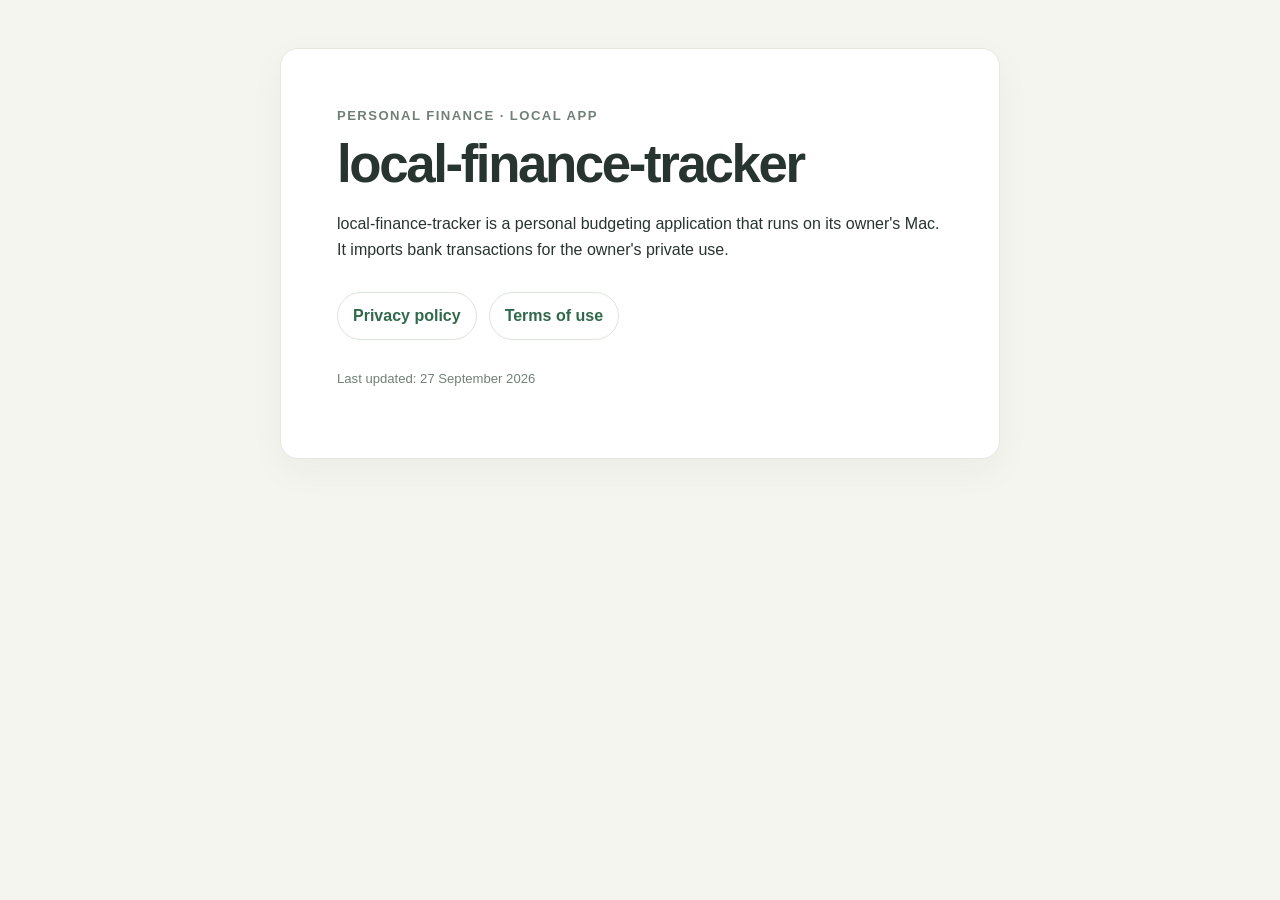
<file: docs/index.html>
<!doctype html>
<html lang="en">
<head>
  <meta charset="utf-8">
  <meta name="viewport" content="width=device-width, initial-scale=1">
  <meta name="description" content="Privacy and terms for the personal local-finance-tracker budgeting application.">
  <title>local-finance-tracker · App information</title>
  <link rel="stylesheet" href="style.css">
</head>
<body>
  <main class="card">
    <p class="eyebrow">PERSONAL FINANCE · LOCAL APP</p>
    <h1>local-finance-tracker</h1>
    <p>local-finance-tracker is a personal budgeting application that runs on its owner's Mac. It imports bank transactions for the owner's private use.</p>
    <nav aria-label="App information">
      <a href="privacy.html">Privacy policy</a>
      <a href="terms.html">Terms of use</a>
    </nav>
    <p class="small">Last updated: 27 September 2026</p>
  </main>
</body>
</html>
</file>
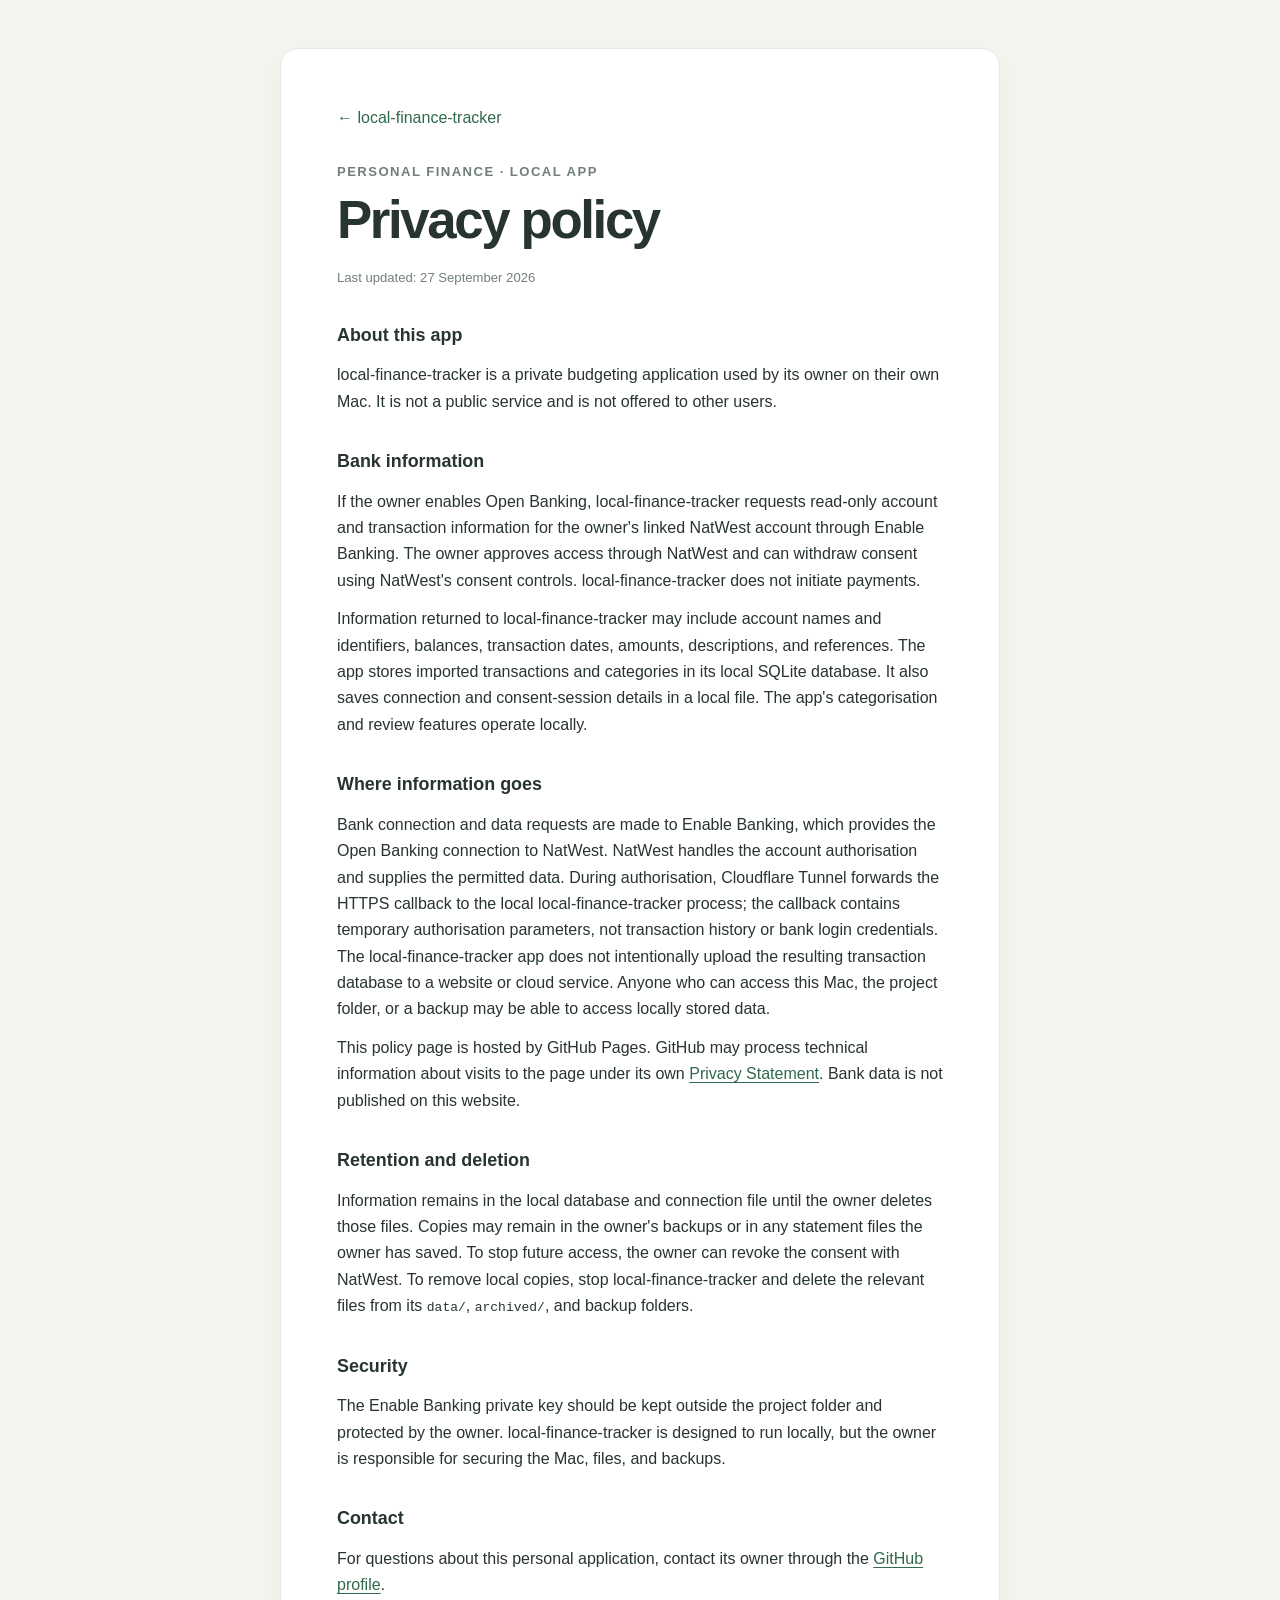
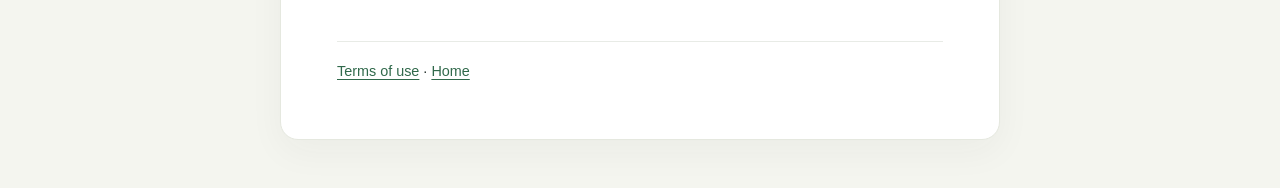
<file: docs/privacy.html>
<!doctype html>
<html lang="en">
<head>
  <meta charset="utf-8">
  <meta name="viewport" content="width=device-width, initial-scale=1">
  <meta name="description" content="How the personal local-finance-tracker budgeting application handles bank data.">
  <title>Privacy policy · local-finance-tracker</title>
  <link rel="stylesheet" href="style.css">
</head>
<body>
  <main class="card">
    <a class="back" href="./">← local-finance-tracker</a>
    <p class="eyebrow">PERSONAL FINANCE · LOCAL APP</p>
    <h1>Privacy policy</h1>
    <p class="small">Last updated: 27 September 2026</p>

    <h2>About this app</h2>
    <p>local-finance-tracker is a private budgeting application used by its owner on their own Mac. It is not a public service and is not offered to other users.</p>

    <h2>Bank information</h2>
    <p>If the owner enables Open Banking, local-finance-tracker requests read-only account and transaction information for the owner's linked NatWest account through Enable Banking. The owner approves access through NatWest and can withdraw consent using NatWest's consent controls. local-finance-tracker does not initiate payments.</p>
    <p>Information returned to local-finance-tracker may include account names and identifiers, balances, transaction dates, amounts, descriptions, and references. The app stores imported transactions and categories in its local SQLite database. It also saves connection and consent-session details in a local file. The app's categorisation and review features operate locally.</p>

    <h2>Where information goes</h2>
    <p>Bank connection and data requests are made to Enable Banking, which provides the Open Banking connection to NatWest. NatWest handles the account authorisation and supplies the permitted data. During authorisation, Cloudflare Tunnel forwards the HTTPS callback to the local local-finance-tracker process; the callback contains temporary authorisation parameters, not transaction history or bank login credentials. The local-finance-tracker app does not intentionally upload the resulting transaction database to a website or cloud service. Anyone who can access this Mac, the project folder, or a backup may be able to access locally stored data.</p>
    <p>This policy page is hosted by GitHub Pages. GitHub may process technical information about visits to the page under its own <a href="https://docs.github.com/en/site-policy/privacy-policies/github-privacy-statement">Privacy Statement</a>. Bank data is not published on this website.</p>

    <h2>Retention and deletion</h2>
    <p>Information remains in the local database and connection file until the owner deletes those files. Copies may remain in the owner's backups or in any statement files the owner has saved. To stop future access, the owner can revoke the consent with NatWest. To remove local copies, stop local-finance-tracker and delete the relevant files from its <code>data/</code>, <code>archived/</code>, and backup folders.</p>

    <h2>Security</h2>
    <p>The Enable Banking private key should be kept outside the project folder and protected by the owner. local-finance-tracker is designed to run locally, but the owner is responsible for securing the Mac, files, and backups.</p>

    <h2>Contact</h2>
    <p>For questions about this personal application, contact its owner through the <a href="https://github.com/ralphhaddis">GitHub profile</a>.</p>

    <footer><a href="terms.html">Terms of use</a> · <a href="./">Home</a></footer>
  </main>
</body>
</html>
</file>
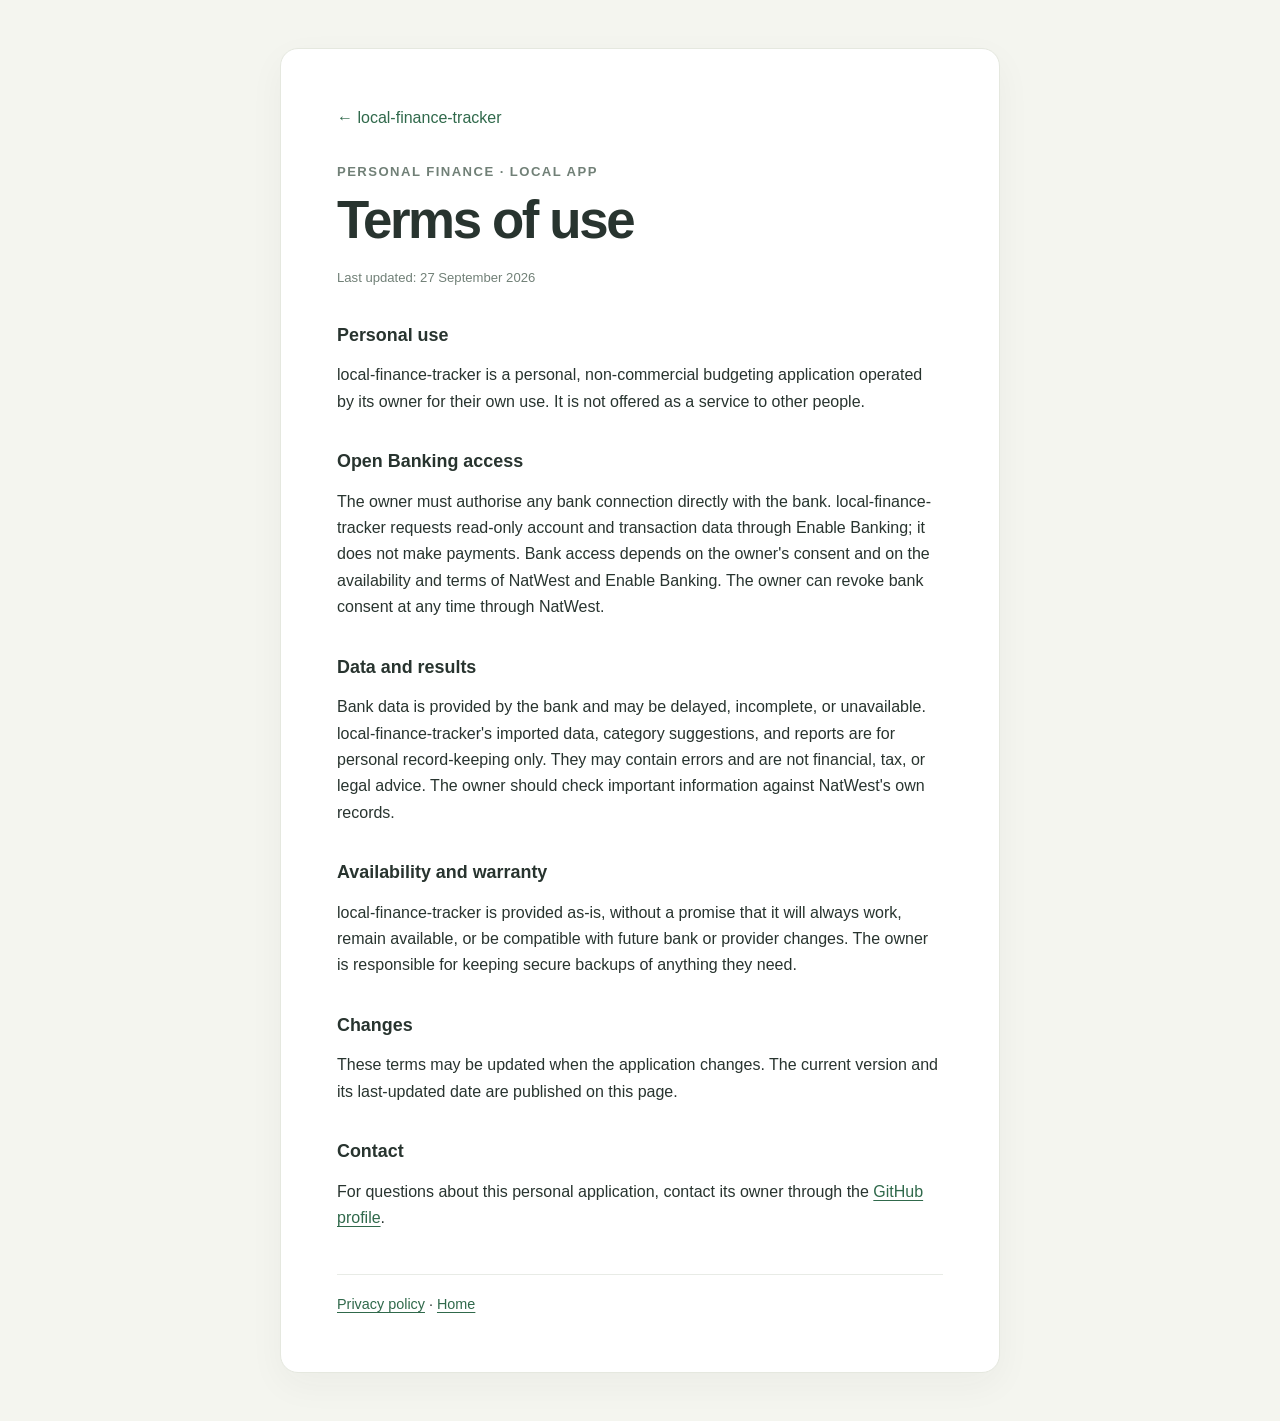
<file: docs/terms.html>
<!doctype html>
<html lang="en">
<head>
  <meta charset="utf-8">
  <meta name="viewport" content="width=device-width, initial-scale=1">
  <meta name="description" content="Terms for the personal local-finance-tracker budgeting application.">
  <title>Terms of use · local-finance-tracker</title>
  <link rel="stylesheet" href="style.css">
</head>
<body>
  <main class="card">
    <a class="back" href="./">← local-finance-tracker</a>
    <p class="eyebrow">PERSONAL FINANCE · LOCAL APP</p>
    <h1>Terms of use</h1>
    <p class="small">Last updated: 27 September 2026</p>

    <h2>Personal use</h2>
    <p>local-finance-tracker is a personal, non-commercial budgeting application operated by its owner for their own use. It is not offered as a service to other people.</p>

    <h2>Open Banking access</h2>
    <p>The owner must authorise any bank connection directly with the bank. local-finance-tracker requests read-only account and transaction data through Enable Banking; it does not make payments. Bank access depends on the owner's consent and on the availability and terms of NatWest and Enable Banking. The owner can revoke bank consent at any time through NatWest.</p>

    <h2>Data and results</h2>
    <p>Bank data is provided by the bank and may be delayed, incomplete, or unavailable. local-finance-tracker's imported data, category suggestions, and reports are for personal record-keeping only. They may contain errors and are not financial, tax, or legal advice. The owner should check important information against NatWest's own records.</p>

    <h2>Availability and warranty</h2>
    <p>local-finance-tracker is provided as-is, without a promise that it will always work, remain available, or be compatible with future bank or provider changes. The owner is responsible for keeping secure backups of anything they need.</p>

    <h2>Changes</h2>
    <p>These terms may be updated when the application changes. The current version and its last-updated date are published on this page.</p>

    <h2>Contact</h2>
    <p>For questions about this personal application, contact its owner through the <a href="https://github.com/ralphhaddis">GitHub profile</a>.</p>

    <footer><a href="privacy.html">Privacy policy</a> · <a href="./">Home</a></footer>
  </main>
</body>
</html>
</file>
<file: docs/style.css>
:root {
  color-scheme: light;
  font-family: -apple-system, BlinkMacSystemFont, "Segoe UI", sans-serif;
  color: #28342f;
  background: #f4f5ef;
  font-synthesis: none;
  text-rendering: optimizeLegibility;
}

* { box-sizing: border-box; }

body {
  margin: 0;
  padding: 48px 20px;
  line-height: 1.65;
}

.card {
  width: min(100%, 720px);
  margin: 0 auto;
  padding: clamp(26px, 6vw, 56px);
  background: #fff;
  border: 1px solid #e5e8df;
  border-radius: 18px;
  box-shadow: 0 12px 36px #27392d0b;
}

.eyebrow, .small {
  color: #718077;
  font-size: .82rem;
}

.eyebrow {
  margin: 0 0 8px;
  font-weight: 700;
  letter-spacing: .11em;
}

h1 {
  margin: 0 0 18px;
  font-size: clamp(2.2rem, 7vw, 3.3rem);
  line-height: 1.1;
  letter-spacing: -.045em;
}

h2 {
  margin: 32px 0 8px;
  font-size: 1.12rem;
}

p { margin: 12px 0; }

a { color: #30694b; text-underline-offset: 3px; }
a:hover { color: #204b35; }

nav {
  display: flex;
  flex-wrap: wrap;
  gap: 12px;
  margin: 28px 0;
}

nav a {
  padding: 10px 15px;
  border: 1px solid #dce5dc;
  border-radius: 999px;
  text-decoration: none;
  font-weight: 600;
}

.back { display: inline-block; margin-bottom: 30px; text-decoration: none; }
footer { margin-top: 42px; padding-top: 18px; border-top: 1px solid #e8ebe6; font-size: .9rem; }
code { overflow-wrap: anywhere; }
</file>
